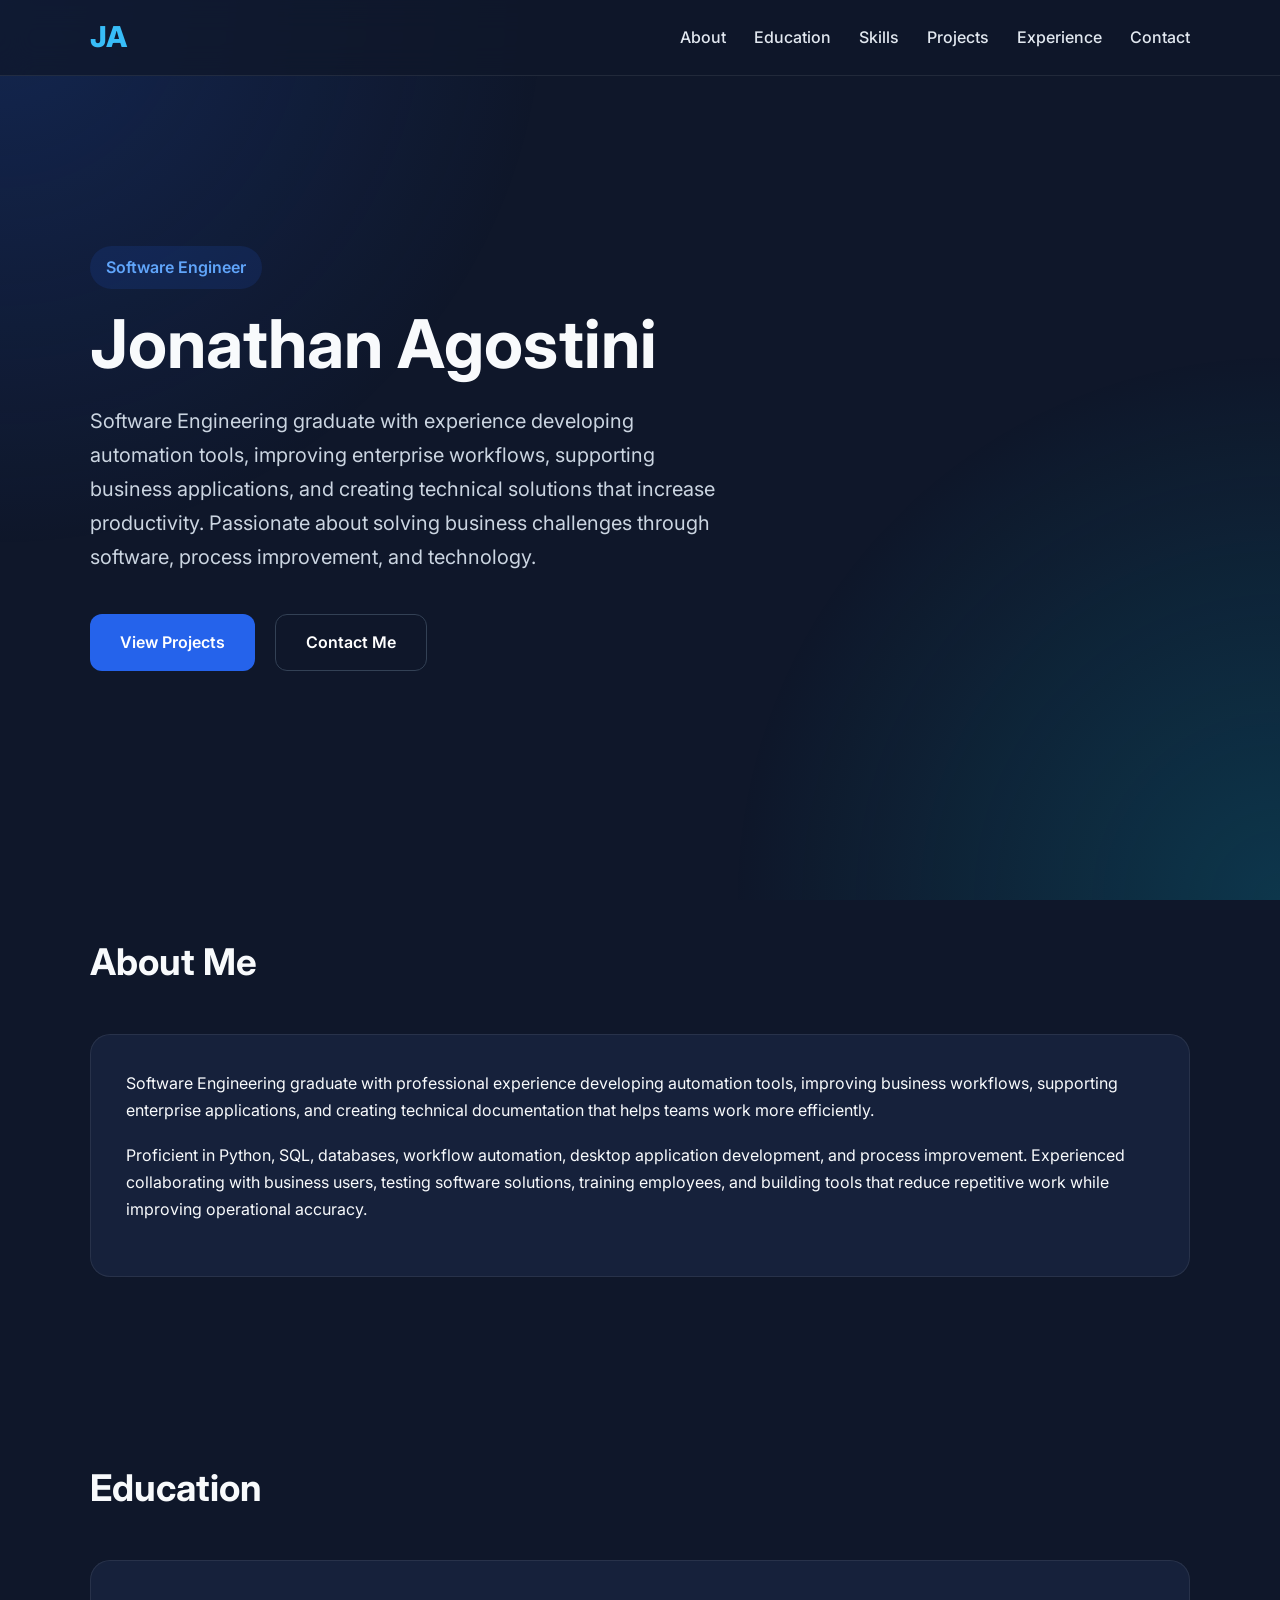
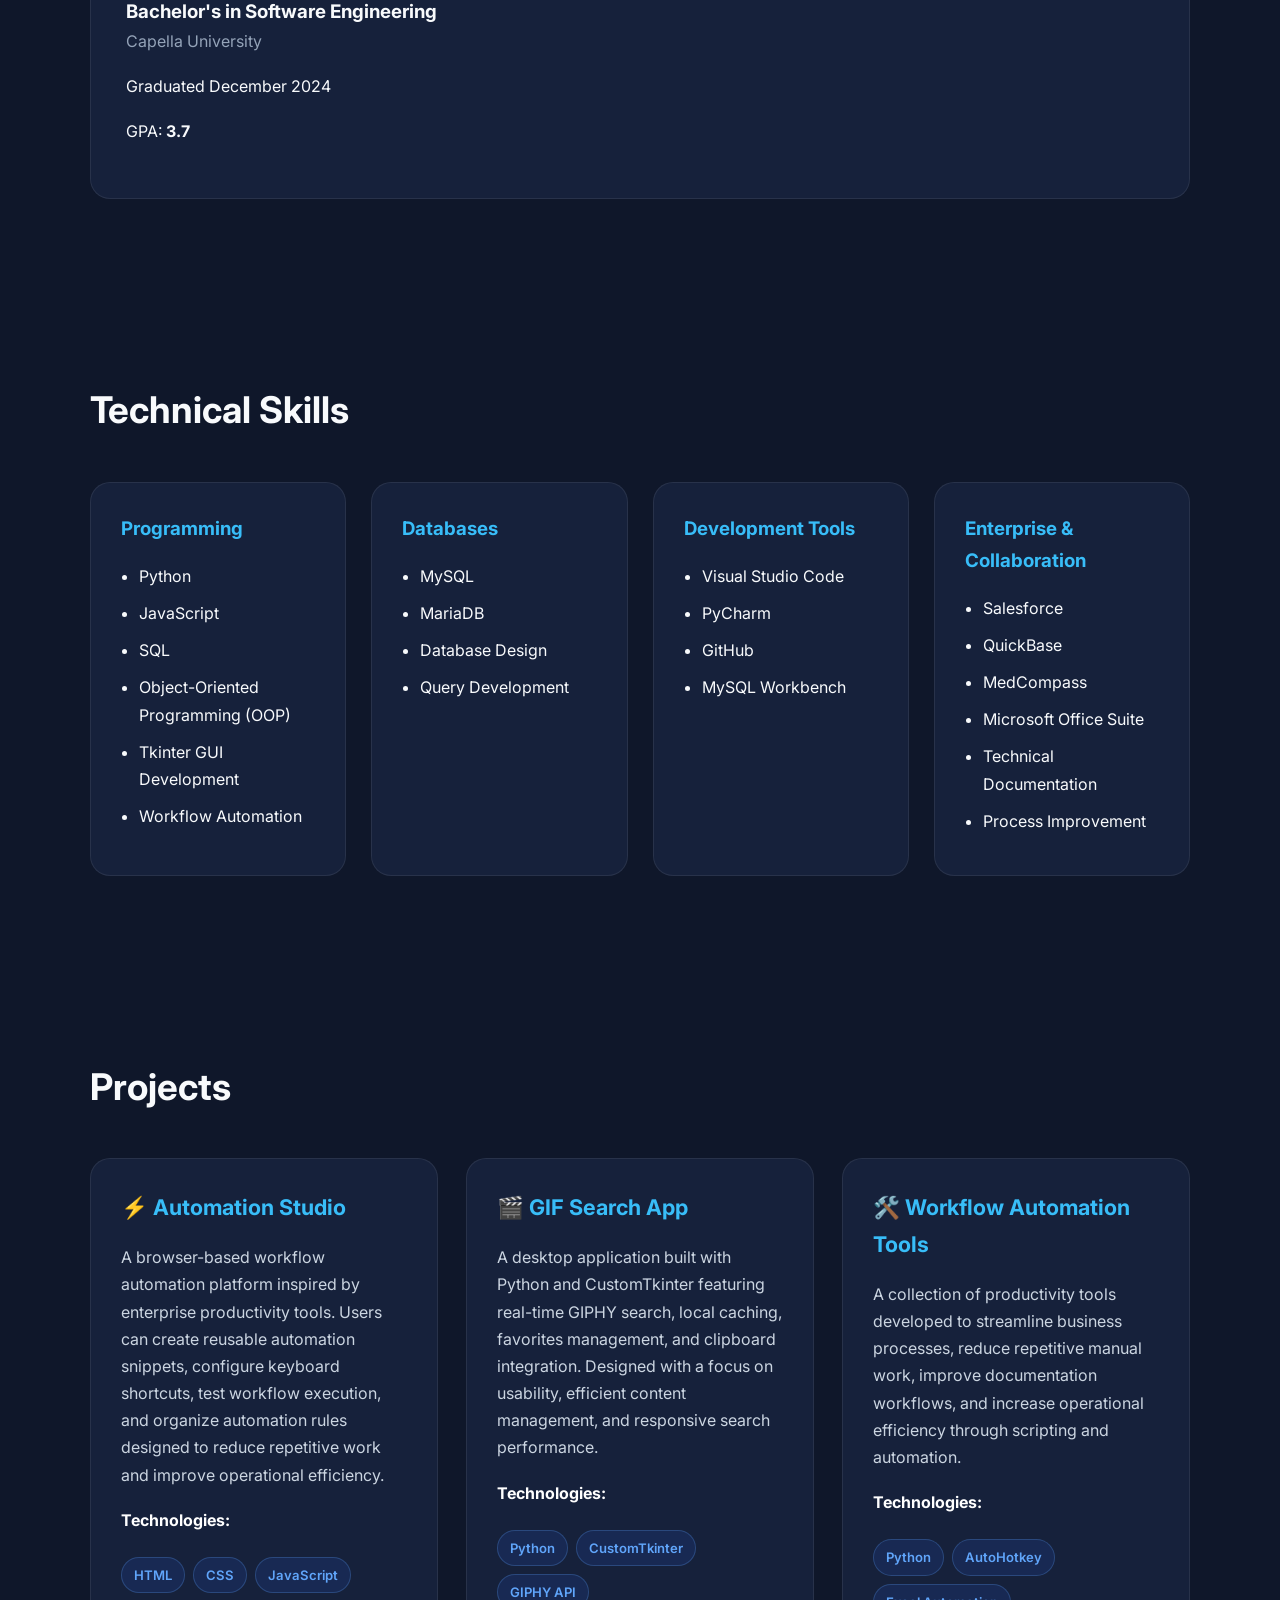
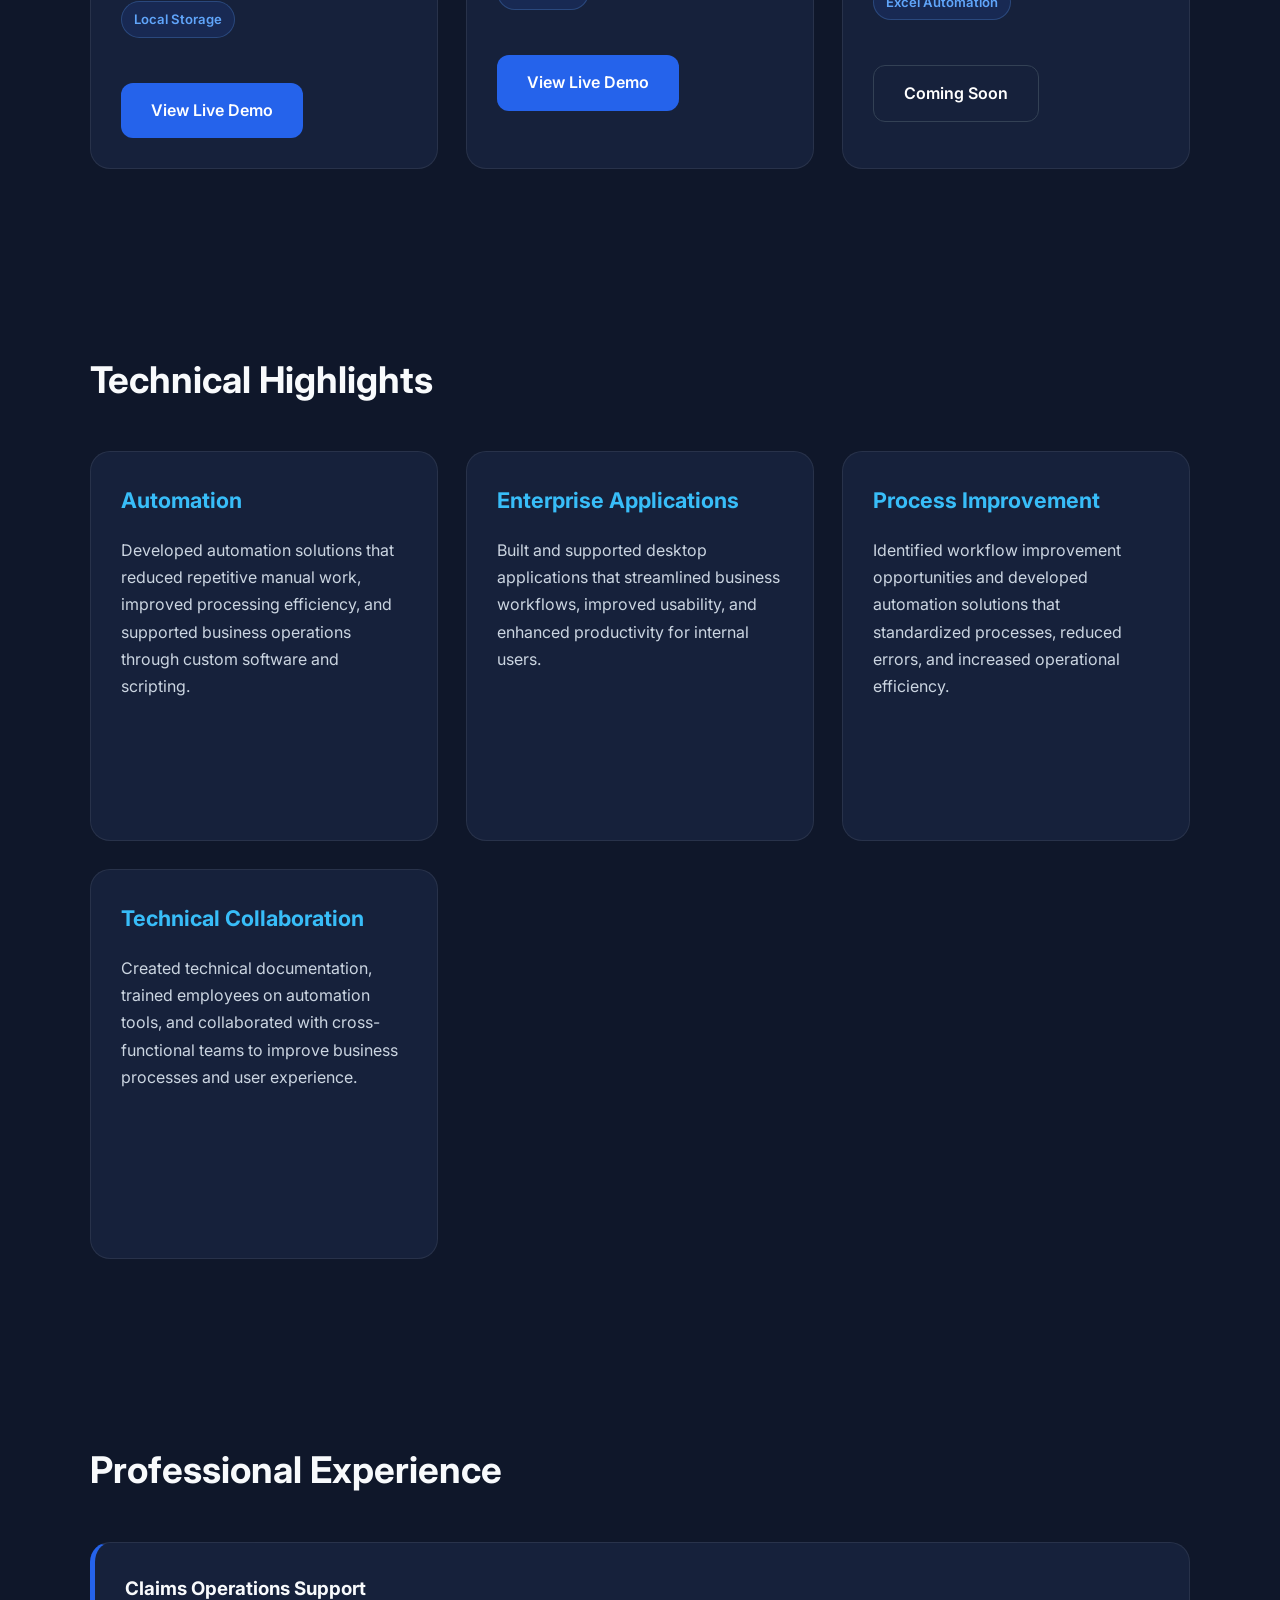
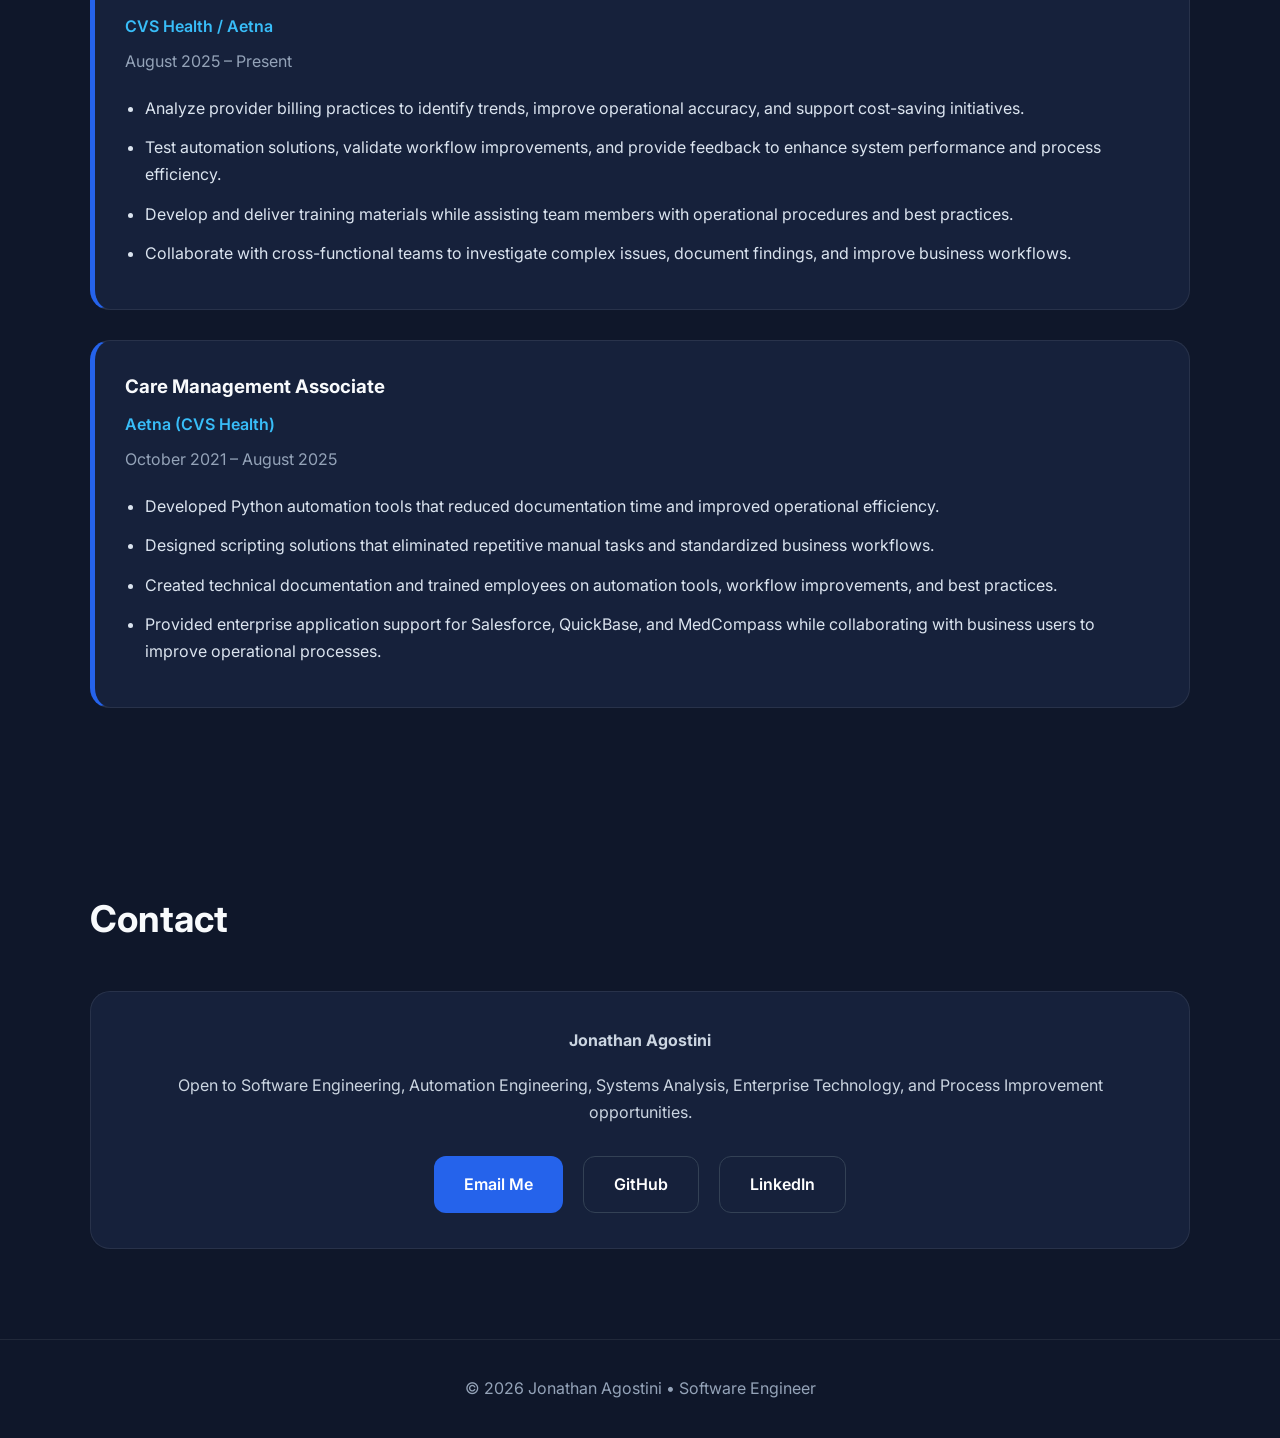
<file: index.html>
<!DOCTYPE html>
<html lang="en">

<head>

<meta charset="UTF-8">
<meta name="viewport" content="width=device-width, initial-scale=1.0">

<title>Jonathan Agostini | Software Engineer</title>

<meta name="description" content="Jonathan Agostini - Software Engineer specializing in Python automation, workflow optimization, enterprise applications, technical documentation, and software development.">

<link rel="stylesheet" href="style.css">

<link rel="preconnect" href="https://fonts.googleapis.com">
<link rel="preconnect" href="https://fonts.gstatic.com" crossorigin>

<link href="https://fonts.googleapis.com/css2?family=Inter:wght@300;400;500;600;700;800&display=swap" rel="stylesheet">

</head>


<body>


<header class="navbar">

<div class="container">

<h2 class="logo">
JA
</h2>


<nav>

<a href="#about">About</a>
<a href="#education">Education</a>
<a href="#skills">Skills</a>
<a href="#projects">Projects</a>
<a href="#experience">Experience</a>
<a href="#contact">Contact</a>

</nav>


</div>

</header>



<section class="hero">

<div class="container hero-content">


<div class="hero-text">


<p class="tag">
Software Engineer
</p>


<h1>
Jonathan Agostini
</h1>


<p class="subtitle">

Software Engineering graduate with experience developing
automation tools, improving enterprise workflows,
supporting business applications, and creating technical
solutions that increase productivity. Passionate about
solving business challenges through software,
process improvement, and technology.

</p>



<div class="hero-buttons">


<a href="#projects" class="btn primary">
View Projects
</a>


<a href="#contact" class="btn secondary">
Contact Me
</a>


</div>


</div>


</div>


</section>





<section id="about" class="section">


<div class="container">


<h2>
About Me
</h2>



<div class="card">


<p>

Software Engineering graduate with professional experience
developing automation tools, improving business workflows,
supporting enterprise applications, and creating technical
documentation that helps teams work more efficiently.

</p>



<p>

Proficient in Python, SQL, databases, workflow automation,
desktop application development, and process improvement.
Experienced collaborating with business users, testing
software solutions, training employees, and building tools
that reduce repetitive work while improving operational
accuracy.

</p>


</div>


</div>


</section>





<section id="education" class="section">


<div class="container">


<h2>
Education
</h2>



<div class="card">


<h3>
Bachelor's in Software Engineering
</h3>


<p class="muted">
Capella University
</p>


<p>
Graduated December 2024
</p>


<p>
GPA: <strong>3.7</strong>
</p>


</div>


</div>


</section>

<section id="skills" class="section">


<div class="container">


<h2>
Technical Skills
</h2>


<div class="skills-grid">


<div class="skill-card">

<h3>
Programming
</h3>


<ul>

<li>Python</li>
<li>JavaScript</li>
<li>SQL</li>
<li>Object-Oriented Programming (OOP)</li>
<li>Tkinter GUI Development</li>
<li>Workflow Automation</li>

</ul>


</div>



<div class="skill-card">

<h3>
Databases
</h3>


<ul>

<li>MySQL</li>
<li>MariaDB</li>
<li>Database Design</li>
<li>Query Development</li>

</ul>


</div>





<div class="skill-card">

<h3>
Development Tools
</h3>


<ul>

<li>Visual Studio Code</li>
<li>PyCharm</li>
<li>GitHub</li>
<li>MySQL Workbench</li>

</ul>


</div>





<div class="skill-card">

<h3>
Enterprise & Collaboration
</h3>


<ul>

<li>Salesforce</li>
<li>QuickBase</li>
<li>MedCompass</li>
<li>Microsoft Office Suite</li>
<li>Technical Documentation</li>
<li>Process Improvement</li>

</ul>


</div>


</div>


</div>


</section>





<section id="projects" class="section">


<div class="container">


<h2>
Projects
</h2>



<div class="highlight-grid">



<div class="highlight">


<h3>
⚡ Automation Studio
</h3>


<p>

A browser-based workflow automation platform inspired by
enterprise productivity tools. Users can create reusable
automation snippets, configure keyboard shortcuts, test
workflow execution, and organize automation rules designed
to reduce repetitive work and improve operational efficiency.

</p>


<p>
<strong>
Technologies:
</strong>
</p>


<div class="tech-list">

<span>HTML</span>
<span>CSS</span>
<span>JavaScript</span>
<span>Local Storage</span>

</div>



<a
href="automation-studio/index.html"
class="btn primary">

View Live Demo

</a>


</div>





<div class="highlight">


<h3>
🎬 GIF Search App
</h3>


<p>

A desktop application built with Python and CustomTkinter
featuring real-time GIPHY search, local caching, favorites
management, and clipboard integration. Designed with a focus
on usability, efficient content management, and responsive
search performance.

</p>


<p>
<strong>
Technologies:
</strong>
</p>


<div class="tech-list">

<span>Python</span>
<span>CustomTkinter</span>
<span>GIPHY API</span>

</div>



<a
href="gif-search-app/index.html"
class="btn primary">

View Live Demo

</a>


</div>





<div class="highlight">


<h3>
🛠️ Workflow Automation Tools
</h3>


<p>

A collection of productivity tools developed to streamline
business processes, reduce repetitive manual work, improve
documentation workflows, and increase operational efficiency
through scripting and automation.

</p>



<p>
<strong>
Technologies:
</strong>
</p>


<div class="tech-list">

<span>Python</span>
<span>AutoHotkey</span>
<span>Excel Automation</span>

</div>



<a
href="#"
class="btn secondary">

Coming Soon

</a>


</div>



</div>


</div>


</section>

<section id="highlights" class="section">


<div class="container">


<h2>
Technical Highlights
</h2>



<div class="highlight-grid">


<div class="highlight">


<h3>
Automation
</h3>


<p>

Developed automation solutions that reduced repetitive
manual work, improved processing efficiency, and supported
business operations through custom software and scripting.

</p>


</div>




<div class="highlight">


<h3>
Enterprise Applications
</h3>


<p>

Built and supported desktop applications that streamlined
business workflows, improved usability, and enhanced
productivity for internal users.

</p>


</div>




<div class="highlight">


<h3>
Process Improvement
</h3>


<p>

Identified workflow improvement opportunities and developed
automation solutions that standardized processes, reduced
errors, and increased operational efficiency.

</p>


</div>




<div class="highlight">


<h3>
Technical Collaboration
</h3>


<p>

Created technical documentation, trained employees on
automation tools, and collaborated with cross-functional
teams to improve business processes and user experience.

</p>


</div>


</div>


</div>


</section>





<section id="experience" class="section">


<div class="container">


<h2>
Professional Experience
</h2>



<div class="timeline">



<div class="timeline-item">


<h3>
Claims Operations Support
</h3>


<span class="company">
CVS Health / Aetna
</span>


<span class="date">
August 2025 – Present
</span>



<ul>


<li>
Analyze provider billing practices to identify trends,
improve operational accuracy, and support cost-saving
initiatives.
</li>


<li>
Test automation solutions, validate workflow improvements,
and provide feedback to enhance system performance and
process efficiency.
</li>


<li>
Develop and deliver training materials while assisting
team members with operational procedures and best
practices.
</li>


<li>
Collaborate with cross-functional teams to investigate
complex issues, document findings, and improve business
workflows.
</li>


</ul>


</div>







<div class="timeline-item">


<h3>
Care Management Associate
</h3>


<span class="company">
Aetna (CVS Health)
</span>


<span class="date">
October 2021 – August 2025
</span>



<ul>


<li>
Developed Python automation tools that reduced documentation
time and improved operational efficiency.
</li>


<li>
Designed scripting solutions that eliminated repetitive
manual tasks and standardized business workflows.
</li>


<li>
Created technical documentation and trained employees on
automation tools, workflow improvements, and best
practices.
</li>


<li>
Provided enterprise application support for Salesforce,
QuickBase, and MedCompass while collaborating with business
users to improve operational processes.
</li>


</ul>


</div>



</div>


</div>


</section>






<section id="contact" class="section">


<div class="container">


<h2>
Contact
</h2>



<div class="card contact-card">


<p>

<strong>
Jonathan Agostini
</strong>

</p>



<p>
Open to Software Engineering, Automation Engineering,
Systems Analysis, Enterprise Technology, and Process
Improvement opportunities.
</p>



<div class="contact-buttons">



<a
href="mailto:agos******@example.com"
class="btn primary">

Email Me

</a>




<a
href="https://github.com/JAgostini96"
class="btn secondary"
target="_blank">

GitHub

</a>




<a
href="https://linkedin.com/"
class="btn secondary"
target="_blank">

LinkedIn

</a>



</div>


</div>


</div>


</section>







<footer>


<div class="container">


<p>

© 2026 Jonathan Agostini • Software Engineer

</p>


</div>


</footer>





<script src="script.js"></script>



</body>

</html>
</file>
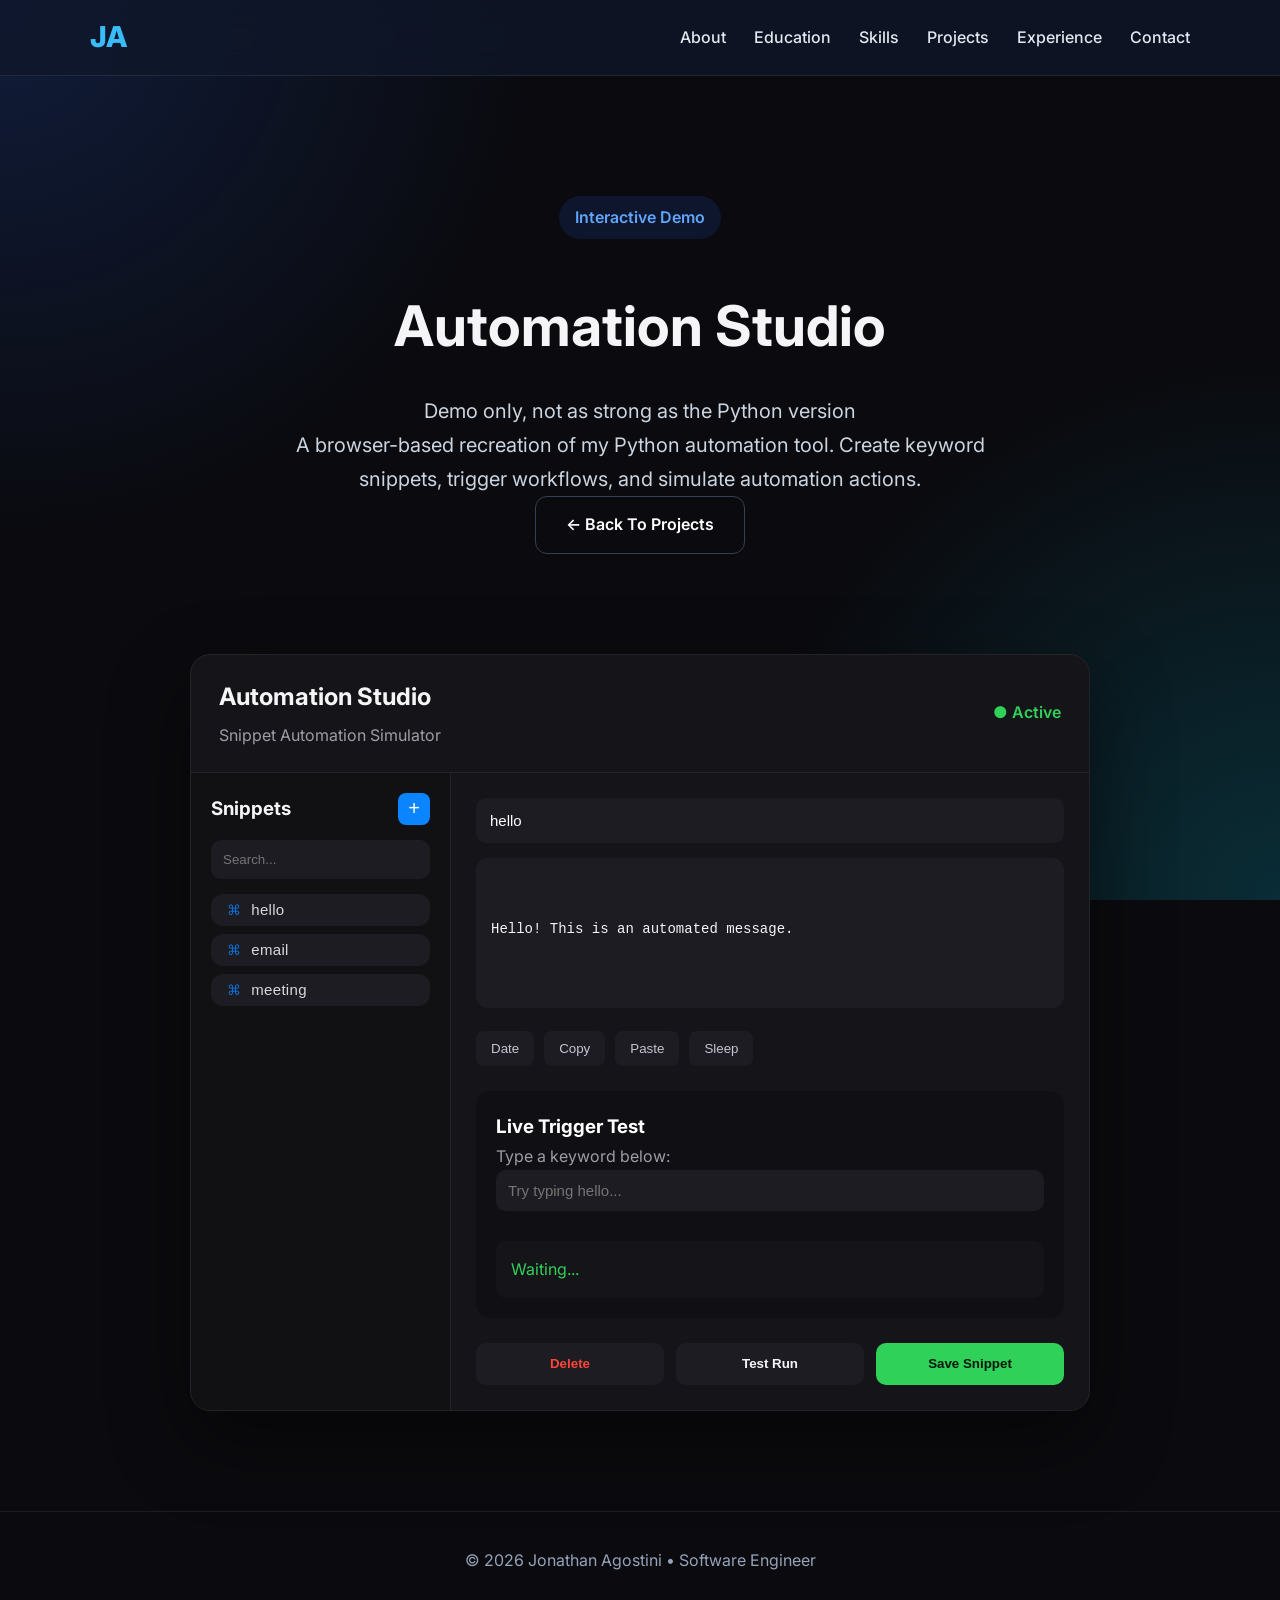
<file: automation-studio/index.html>
<!DOCTYPE html>

<html lang="en">

<head>

<meta charset="UTF-8">

<meta name="viewport" content="width=device-width, initial-scale=1.0">



<title>Automation Studio Demo | Jonathan Agostini</title>



<link rel="stylesheet" href="../style.css">

<link rel="stylesheet" href="style.css">



<link rel="preconnect" href="https://fonts.googleapis.com">

<link href="https://fonts.googleapis.com/css2?family=Inter:wght@300;400;500;600;700;800&display=swap" rel="stylesheet">



</head>





<body>





<header class="navbar">



<div class="container">



<h2 class="logo">

JA

</h2>





<nav>

<a href="../index.html#about">
About
</a>

<a href="../index.html#education">
Education
</a>

<a href="../index.html#skills">
Skills
</a>

<a href="../index.html#projects">
Projects
</a>

<a href="../index.html#experience">
Experience
</a>

<a href="../index.html#contact">
Contact
</a>

</nav>





</div>



</header>











<section class="demo-header">





<div class="container">





<p class="tag">

Interactive Demo

</p>





<h1>

Automation Studio

</h1>





<p class="subtitle">


Demo only, not as strong as the Python version <br>
A browser-based recreation of my Python automation tool.

Create keyword snippets, trigger workflows, and simulate automation actions.





</p>





<a href="../index.html#projects" class="btn secondary">

← Back To Projects

</a>





</div>





</section>













<section class="demo-section">





<div class="automation-window">





<div class="window-header">





<div>



<h2>

Automation Studio

</h2>



<p>

Snippet Automation Simulator

</p>



</div>







<div class="status">



<span id="statusDot">

●

</span>



<span id="statusText">

Active

</span>



</div>





</div>













<div class="studio-body">







<!-- SIDEBAR -->



<div class="sidebar">





<div class="sidebar-title">



<h3>

Snippets

</h3>



<button onclick="newSnippet()">

+

</button>





</div>







<input 

id="search"

placeholder="Search..."

onkeyup="searchSnippets()"

>







<div id="snippetList">





<button onclick="loadSnippet('hello')">

hello

</button>





<button onclick="loadSnippet('email')">

email

</button>





<button onclick="loadSnippet('meeting')">

meeting

</button>







</div>





</div>















<!-- EDITOR -->





<div class="editor">





<input 

id="keyword"

placeholder="Enter Keyword..."

value="hello"

>





<textarea id="script">



Hello! This is an automated message.



</textarea>









<div class="actions">





<button onclick="insertCommand('{date}')">

Date

</button>





<button onclick="insertCommand('{ctrl+c}')">

Copy

</button>





<button onclick="insertCommand('{ctrl+v}')">

Paste

</button>





<button onclick="insertCommand('{sleep:1}')">

Sleep

</button>





</div>











<div class="preview">





<h3>

Live Trigger Test

</h3>





<p>

Type a keyword below:

</p>





<input 

id="triggerBox"

placeholder="Try typing hello..."

onkeyup="checkTrigger()"

>





<div id="result">



Waiting...



</div>





</div>















<div class="buttons">





<button 
class="delete"
onclick="deleteSnippet()">

Delete

</button>





<button onclick="testRun()">

Test Run

</button>





<button class="save"

onclick="saveSnippet()">

Save Snippet

</button>





</div>









</div>





</div>





</div>







</section>















<footer>





<div class="container">





<p>

© 2026 Jonathan Agostini • Software Engineer

</p>





</div>





</footer>









<script src="script.js"></script>



</body>



</html>
</file>
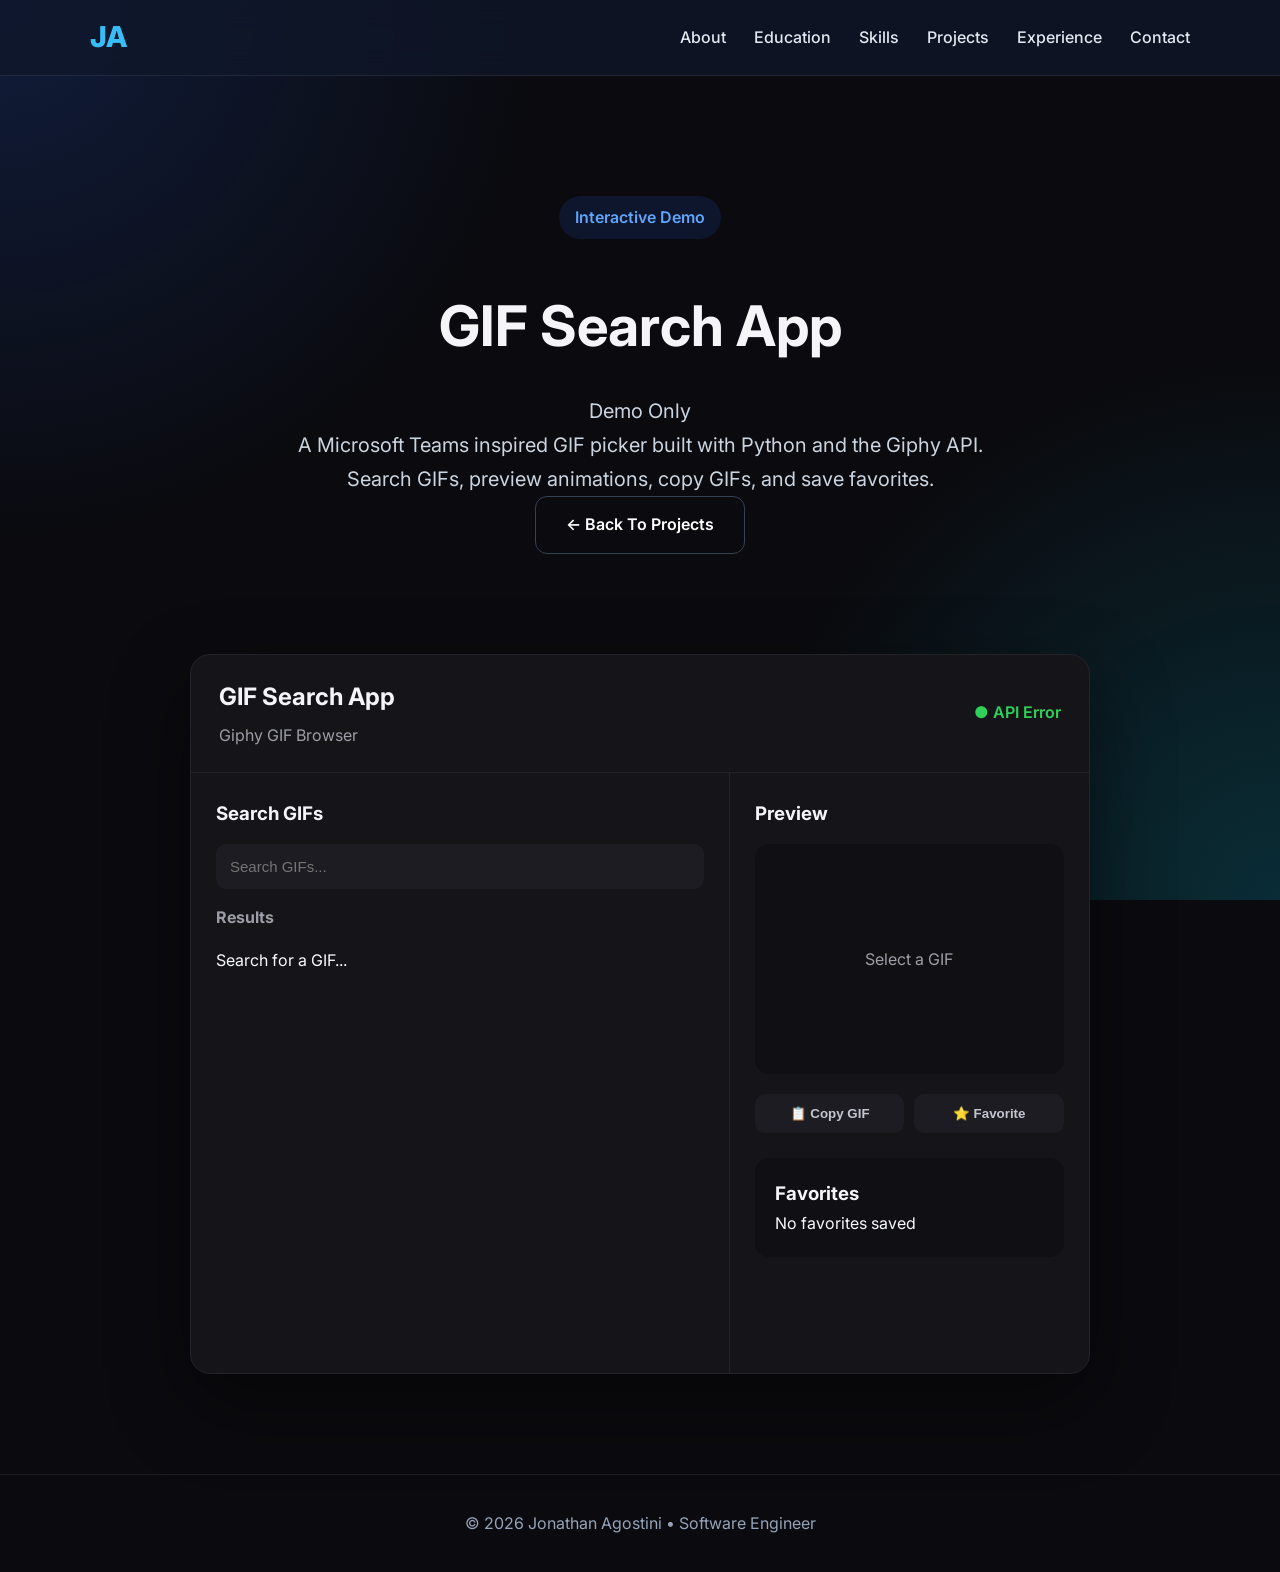
<file: gif-search-app/index.html>
<!DOCTYPE html>

<html lang="en">

<head>

<meta charset="UTF-8">

<meta name="viewport" content="width=device-width, initial-scale=1.0">


<title>GIF Search App Demo | Jonathan Agostini</title>


<link rel="stylesheet" href="../style.css">

<link rel="stylesheet" href="style.css">


<link rel="preconnect" href="https://fonts.googleapis.com">

<link href="https://fonts.googleapis.com/css2?family=Inter:wght@300;400;500;600;700;800&display=swap" rel="stylesheet">


</head>



<body>



<header class="navbar">


<div class="container">


<h2 class="logo">

JA

</h2>



<nav>

<a href="../index.html#about">
About
</a>

<a href="../index.html#education">
Education
</a>

<a href="../index.html#skills">
Skills
</a>

<a href="../index.html#projects">
Projects
</a>

<a href="../index.html#experience">
Experience
</a>

<a href="../index.html#contact">
Contact
</a>

</nav>


</div>


</header>







<section class="demo-header">


<div class="container">


<p class="tag">

Interactive Demo

</p>



<h1>

GIF Search App

</h1>



<p class="subtitle">
Demo Only<br>
A Microsoft Teams inspired GIF picker built with Python and the Giphy API.

Search GIFs, preview animations, copy GIFs, and save favorites.

</p>



<a href="../index.html#projects" class="btn secondary">

← Back To Projects

</a>


</div>


</section>









<section class="demo-section">


<div class="gif-window">





<div class="window-header">


<div>


<h2>

GIF Search App

</h2>


<p>

Giphy GIF Browser

</p>


</div>





<div class="status">


<span id="statusDot">

●

</span>


<span id="statusText">

Connected

</span>


</div>


</div>









<div class="gif-body">





<!-- LEFT SIDE SEARCH -->

<div class="search-panel">


<h3>

Search GIFs

</h3>




<input

type="text"

id="gifSearch"

placeholder="Search GIFs..."

>







<!-- THIS IS WHERE SEARCH RESULTS APPEAR -->

<div class="gif-results-container">


<h4>

Results

</h4>


<div id="gifResults" class="gif-grid">


<p>

Search for a GIF...

</p>


</div>


</div>



</div>









<!-- RIGHT SIDE PREVIEW -->


<div class="preview-panel">


<h3>

Preview

</h3>





<div id="selectedGif" class="selected-gif">


<p>

Select a GIF

</p>


</div>







<div class="actions">


<button onclick="copyGif()">

📋 Copy GIF

</button>



<button onclick="favoriteGif()">

⭐ Favorite

</button>


</div>







<div class="preview favorites">


<h3>

Favorites

</h3>



<div id="favoritesList">


<p>

No favorites saved

</p>


</div>



</div>




</div>







</div>






</div>


</section>








<footer>


<div class="container">


<p>

© 2026 Jonathan Agostini • Software Engineer

</p>


</div>


</footer>








<script src="script.js"></script>


</body>


</html>
</file>
<file: style.css>
/* ===========================
   Jonathan Agostini Portfolio
   style.css
=========================== */


/* ===========================
   Reset
=========================== */

*{
    margin:0;
    padding:0;
    box-sizing:border-box;
}


html{
    scroll-behavior:smooth;
}


body{

    font-family:'Inter',sans-serif;

    background:#0f172a;

    color:#f8fafc;

    line-height:1.7;

    overflow-x:hidden;

}



/* ===========================
   Background Glow
=========================== */


body::before{

    content:"";

    position:fixed;

    inset:0;

    background:
        radial-gradient(circle at top left,#2563eb33,transparent 35%),
        radial-gradient(circle at bottom right,#06b6d433,transparent 35%);

    z-index:-1;

}



/* ===========================
   Container
=========================== */


.container{

    width:min(1100px,90%);

    margin:auto;

}



/* ===========================
   Navigation
=========================== */


.navbar{

    position:sticky;

    top:0;

    z-index:1000;

    backdrop-filter:blur(15px);

    background:rgba(15,23,42,.75);

    border-bottom:1px solid rgba(255,255,255,.08);

}



.navbar .container{

    display:flex;

    justify-content:space-between;

    align-items:center;

    height:75px;

}



.logo{

    color:#38bdf8;

    font-size:1.8rem;

    font-weight:800;

}



nav{

    display:flex;

    gap:28px;

}



nav a{

    text-decoration:none;

    color:#e2e8f0;

    font-weight:500;

    transition:.3s;

}



nav a:hover,
nav a.active{

    color:#38bdf8;

}



/* ===========================
   Hero Section
=========================== */


.hero{

    min-height:85vh;

    display:flex;

    align-items:center;

}



.hero-content{

    display:flex;

    align-items:center;

}



.hero-text{

    max-width:750px;

}



.tag{

    display:inline-block;

    background:#2563eb22;

    color:#60a5fa;

    padding:8px 16px;

    border-radius:999px;

    font-weight:600;

    margin-bottom:20px;

}



.hero h1{

    font-size:4.2rem;

    line-height:1.05;

    margin-bottom:25px;

}



.subtitle{

    color:#cbd5e1;

    font-size:1.25rem;

    margin-bottom:40px;

    max-width:650px;

}



.hero-buttons{

    display:flex;

    gap:20px;

    flex-wrap:wrap;

}



/* ===========================
   Buttons
=========================== */


.btn{

    position:relative;

    overflow:hidden;

    display:inline-flex;

    align-items:center;

    justify-content:center;

    text-decoration:none;

    padding:14px 30px;

    border-radius:12px;

    font-weight:600;

    transition:.3s;

}



.primary{

    background:#2563eb;

    color:white;

}



.primary:hover{

    transform:translateY(-3px);

    background:#3b82f6;

    box-shadow:0 10px 25px rgba(37,99,235,.45);

}



.secondary{

    border:1px solid #334155;

    color:white;

}



.secondary:hover{

    background:#1e293b;

    transform:translateY(-3px);

}



/* ===========================
   Sections
=========================== */


.section{

    padding:90px 0;

}



.section h2{

    font-size:2.3rem;

    margin-bottom:40px;

}



/* ===========================
   Cards
=========================== */


.card,
.skill-card,
.highlight,
.timeline-item{

    background:#16213b;

    border:1px solid rgba(255,255,255,.08);

    border-radius:20px;

    transition:.35s;

}



.card:hover,
.skill-card:hover,
.highlight:hover,
.timeline-item:hover{

    transform:translateY(-6px);

    border-color:#2563eb;

    box-shadow:0 15px 35px rgba(37,99,235,.15);

}



/* ===========================
   About Card
=========================== */


.card{

    padding:35px;

    backdrop-filter:blur(20px);

}



.card p{

    margin-bottom:18px;

}



.muted{

    color:#94a3b8;

}



/* ===========================
   Skills
=========================== */


.skills-grid{

    display:grid;

    grid-template-columns:repeat(auto-fit,minmax(240px,1fr));

    gap:25px;

}



.skill-card{

    padding:30px;

}



.skill-card h3{

    color:#38bdf8;

    margin-bottom:18px;

}



.skill-card ul{

    padding-left:18px;

}



.skill-card li{

    margin-bottom:10px;

}

/* ===========================
   Projects / Highlights
=========================== */


.highlight-grid{

    display:grid;

    grid-template-columns:repeat(auto-fit,minmax(300px,1fr));

    gap:28px;

    align-items:stretch;

}



.highlight{

    display:flex;

    flex-direction:column;

    padding:30px;

    min-height:390px;

}



/* Project Titles */


.highlight h3{

    color:#38bdf8;

    margin-bottom:18px;

    font-size:1.35rem;

}



/* Project Text */


.highlight p{

    color:#cbd5e1;

    margin-bottom:18px;

}



.highlight strong{

    color:white;

}



/* ===========================
   Technology Badges
=========================== */


.tech-list{

    display:flex;

    flex-wrap:wrap;

    gap:8px;

    margin-top:5px;

    margin-bottom:25px;

}



.tech-list span{

    background:#2563eb22;

    color:#60a5fa;

    padding:6px 12px;

    border-radius:999px;

    font-size:.82rem;

    font-weight:600;

    border:1px solid rgba(96,165,250,.25);

}



/* ===========================
   Project Buttons Fix
=========================== */


.highlight .btn{

    margin-top:20px;

    align-self:flex-start;

}



.highlight .btn.primary{

    min-width:165px;

}



/* ===========================
   Timeline
=========================== */


.timeline{

    display:flex;

    flex-direction:column;

    gap:30px;

}



.timeline-item{

    padding:30px;

    border-left:5px solid #2563eb;

}



.timeline-item h3{

    margin-bottom:5px;

}



.company{

    display:block;

    color:#38bdf8;

    font-weight:600;

    margin-top:8px;

}



.date{

    display:block;

    color:#94a3b8;

    margin:8px 0 20px;

}



.timeline ul{

    padding-left:20px;

}



.timeline li{

    margin-bottom:12px;

    color:#dbe4ef;

}



/* ===========================
   Contact
=========================== */


.contact-card{

    text-align:center;

}



.contact-card p{

    color:#cbd5e1;

    margin-bottom:18px;

}



.contact-buttons{

    margin-top:30px;

    display:flex;

    justify-content:center;

    gap:20px;

    flex-wrap:wrap;

}



/* ===========================
   Footer
=========================== */


footer{

    border-top:1px solid rgba(255,255,255,.08);

    padding:35px 20px;

    text-align:center;

    color:#94a3b8;

}



/* ===========================
   Scrollbar
=========================== */


::-webkit-scrollbar{

    width:10px;

}



::-webkit-scrollbar-track{

    background:#0f172a;

}



::-webkit-scrollbar-thumb{

    background:#2563eb;

    border-radius:10px;

}



::-webkit-scrollbar-thumb:hover{

    background:#3b82f6;

}



/* ===========================
   Scroll Animations
=========================== */


.hidden{

    opacity:0;

    transform:translateY(40px);

    transition:

        opacity .8s ease,

        transform .8s ease;

}



.show{

    opacity:1;

    transform:translateY(0);

}



/* ===========================
   Button Ripple
=========================== */


.ripple{

    position:absolute;

    border-radius:50%;

    transform:scale(0);

    animation:ripple .6s linear;

    background:rgba(255,255,255,.35);

    pointer-events:none;

}



@keyframes ripple{


    to{

        transform:scale(4);

        opacity:0;

    }

}



/* ===========================
   Scroll To Top
=========================== */


.scroll-top{

    position:fixed;

    bottom:25px;

    right:25px;

    width:48px;

    height:48px;

    border:none;

    border-radius:50%;

    background:#2563eb;

    color:white;

    font-size:22px;

    cursor:pointer;

    opacity:0;

    pointer-events:none;

    transition:.3s;

    z-index:999;

}



.scroll-top.visible{

    opacity:1;

    pointer-events:auto;

}



.scroll-top:hover{

    background:#3b82f6;

    transform:translateY(-4px);

}

/* ===========================
   Responsive Tablet
=========================== */


@media(max-width:900px){


    .hero h1{

        font-size:3rem;

    }



    .subtitle{

        font-size:1.1rem;

    }



    nav{

        gap:16px;

    }



    .highlight-grid{

        grid-template-columns:1fr;

    }


}



/* ===========================
   Responsive Mobile
=========================== */


@media(max-width:700px){


    .navbar .container{


        flex-direction:column;


        height:auto;


        padding:18px 0;


        gap:15px;


    }



    nav{


        flex-wrap:wrap;


        justify-content:center;


        gap:15px;


    }



    .hero{


        min-height:70vh;


        text-align:center;


    }



    .hero-content{


        justify-content:center;


    }



    .hero-buttons{


        justify-content:center;


    }



    .hero h1{


        font-size:2.5rem;


    }



    .subtitle{


        font-size:1rem;


    }



    .section{


        padding:70px 0;


    }



    .section h2{


        font-size:2rem;


    }



    .btn{


        width:100%;


        max-width:320px;


    }



    .contact-buttons{


        flex-direction:column;


        align-items:center;


    }



    .card,
    .skill-card,
    .highlight,
    .timeline-item{


        padding:24px;


    }



    .highlight{


        min-height:auto;


    }


}



/* ===========================
   Small Phones
=========================== */


@media(max-width:480px){


    .container{

        width:92%;

    }



    .hero h1{

        font-size:2.1rem;

    }



    .logo{

        font-size:1.5rem;

    }



    nav a{

        font-size:.9rem;

    }



    .section h2{

        font-size:1.8rem;

    }



    .scroll-top{

        width:42px;

        height:42px;

        font-size:18px;

        right:18px;

        bottom:18px;

    }


}
</file>
<file: automation-studio/style.css>
/* ===================================

   AUTOMATION STUDIO DEMO PAGE

   =================================== */





body {

    background: #0b0b0f;

}









/* HEADER */



.demo-header {

    padding: 120px 0 60px;

    text-align: center;

}





.demo-header h1 {

    font-size: 56px;

    margin: 20px 0;

    color: #f5f5f7;

}





.demo-header .subtitle {

    max-width: 700px;

    margin: auto;

}











/* DEMO SECTION */



.demo-section {



    padding: 40px 0 100px;



}











/* MAIN APP WINDOW */



.automation-window {



    width: 900px;

    max-width: 95%;



    margin:auto;



    background:#151519;



    border:1px solid #232329;



    border-radius:20px;



    overflow:hidden;



    box-shadow:

    0 30px 80px rgba(0,0,0,.45);



}















/* WINDOW HEADER */



.window-header {



    display:flex;



    justify-content:space-between;



    align-items:center;



    padding:22px 28px;



    border-bottom:1px solid #232329;



}







.window-header h2 {



    color:#f5f5f7;



    margin:0;



}







.window-header p {



    color:#9d9da7;



    margin-top:5px;



}











.status {



    color:#30d158;



    font-weight:600;



}





#statusDot {



    color:#30d158;



}











/* APP BODY */



.studio-body {



    display:flex;



    min-height:500px;



}











/* SIDEBAR */



.sidebar {



    width:260px;



    background:#111114;



    border-right:1px solid #232329;



    padding:20px;



}











.sidebar-title {



    display:flex;



    justify-content:space-between;



    align-items:center;



}







.sidebar h3 {



    color:#f5f5f7;



}







.sidebar button {



    background:#0a84ff;



    border:none;



    color:white;



    width:32px;



    height:32px;



    border-radius:8px;



    cursor:pointer;



    font-size:20px;



}









.sidebar input {



    width:100%;



    box-sizing:border-box;



    margin:15px 0;



    padding:12px;



    background:#1c1c22;



    border:none;



    border-radius:10px;



    color:white;



}











/* ==========================
   SNIPPET BUTTONS
========================== */


#snippetList button {


    width:100%;

    text-align:left;


    margin-bottom:8px;


    background:#1c1c22;


    color:#d8d8e0;


    border:1px solid transparent;


    padding:13px 15px;


    border-radius:12px;


    cursor:pointer;


    font-size:15px;


    font-weight:500;


    letter-spacing:.3px;


    transition:.25s;


    display:flex;


    align-items:center;


}



/* small icon before snippet name */

#snippetList button::before{


    content:"⌘";


    margin-right:10px;


    color:#0a84ff;


    font-size:14px;


    opacity:.8;


}



#snippetList button:hover{


    background:#25252d;


    border-color:#0a84ff;


    color:white;


    transform:translateX(4px);


}



/* selected snippet */


#snippetList button.selected{


    background:#0a84ff !important;


    color:white !important;


    border-color:#0a84ff;


    box-shadow:

    0 8px 20px rgba(10,132,255,.25);


}



/* selected icon */


#snippetList button.selected::before{


    color:white;


}
















/* EDITOR */



.editor {



    flex:1;



    padding:25px;



}









.editor input {





    width:100%;



    box-sizing:border-box;



    padding:14px;



    background:#1c1c22;



    color:white;



    border:none;



    border-radius:10px;



    margin-bottom:15px;



    font-size:15px;



}









textarea {





    width:100%;



    height:150px;



    box-sizing:border-box;



    resize:none;



    background:#1c1c22;



    color:#f5f5f7;



    border:none;



    border-radius:12px;



    padding:15px;



    font-family:monospace;



    font-size:14px;



}











/* ACTION BUTTONS */





.actions {



    display:flex;



    gap:10px;



    margin-top:15px;



    flex-wrap:wrap;



}







.actions button {





    background:#1c1c22;



    border:none;



    color:#c5c5d1;



    padding:10px 15px;



    border-radius:8px;



    cursor:pointer;



}







.actions button:hover {



    background:#0a84ff;



    color:white;



}

















/* TEST AREA */





.preview {





    margin-top:25px;



    background:#101014;



    border-radius:14px;



    padding:20px;



}







.preview h3 {



    color:white;



}







.preview p {



    color:#9d9da7;



}









.preview input {





    width:100%;



    box-sizing:border-box;



    padding:12px;



    background:#1c1c22;



    border:none;



    border-radius:10px;



    color:white;



}











#result {





    margin-top:15px;



    padding:15px;



    border-radius:10px;



    background:#151519;



    color:#30d158;



    min-height:20px;



}



















/* BOTTOM BUTTONS */





.buttons {



    display:flex;



    gap:12px;



    margin-top:25px;



}







.buttons button {





    flex:1;



    height:42px;



    border:none;



    border-radius:10px;



    cursor:pointer;



    font-weight:600;



}









.delete {



    background:#1c1c22;



    color:#ff453a;



}







.buttons button:nth-child(2){



    background:#1c1c22;



    color:#f5f5f7;



}







.save {



    background:#30d158;



    color:#04170a;



}













/* MOBILE */



@media(max-width:800px){





.studio-body {



    flex-direction:column;



}







.sidebar {



    width:auto;



    border-right:none;



    border-bottom:1px solid #232329;



}





.demo-header h1 {



    font-size:40px;



}
#snippetList button.selected{

    background:#0a84ff;

    color:white;

}




}
/* ==========================
   SELECTED SNIPPET
========================== */

#snippetList button.selected{

    background:#0a84ff !important;

    color:white !important;

}
</file>
<file: gif-search-app/style.css>
/* ===================================

   GIF SEARCH APP DEMO PAGE

   =================================== */



body {

    background:#0b0b0f;

}







/* ==========================
   DEMO HEADER
========================== */


.demo-header {

    padding:120px 0 60px;

    text-align:center;

}



.demo-header h1 {

    font-size:56px;

    margin:20px 0;

    color:#f5f5f7;

}



.demo-header .subtitle {

    max-width:700px;

    margin:auto;

}








/* ==========================
   DEMO SECTION
========================== */


.demo-section {

    padding:40px 0 100px;

}








/* ==========================
   MAIN WINDOW
========================== */


.gif-window {


    width:900px;


    max-width:95%;


    margin:auto;



    background:#151519;



    border:1px solid #232329;



    border-radius:20px;



    overflow:hidden;



    box-shadow:

    0 30px 80px rgba(0,0,0,.45);


}








/* ==========================
   WINDOW HEADER
========================== */


.window-header {


    display:flex;


    justify-content:space-between;


    align-items:center;


    padding:22px 28px;


    border-bottom:1px solid #232329;


}



.window-header h2 {


    color:#f5f5f7;


    margin:0;


}



.window-header p {


    color:#9d9da7;


    margin-top:5px;


}






.status {


    color:#30d158;


    font-weight:600;


}



#statusDot {


    color:#30d158;


}








/* ==========================
   APP BODY
========================== */


.gif-body {


    display:flex;


    min-height:600px;


}








/* ==========================
   SEARCH AREA
========================== */


.search-panel {


    width:60%;


    padding:25px;


    border-right:1px solid #232329;


}



.search-panel h3 {


    color:#f5f5f7;


}







.search-panel input {


    width:100%;


    box-sizing:border-box;


    padding:14px;


    margin:15px 0;


    background:#1c1c22;


    border:none;


    border-radius:10px;


    color:white;


    font-size:15px;


}








/* RESULTS TITLE */


.gif-results-container h4 {


    color:#9d9da7;


    margin-bottom:15px;


}









/* ==========================
   GIF GRID
========================== */


.gif-grid {


    display:grid;


    grid-template-columns:

    repeat(3,1fr);



    gap:15px;



    min-height:300px;



    max-height:420px;



    overflow-y:auto;


}








/* ==========================
   GIF CARD
========================== */


.gif-card {


    background:#1c1c22;


    border-radius:12px;



    overflow:hidden;



    cursor:pointer;



    border:1px solid transparent;



    transition:.25s;


}



.gif-card:hover {


    transform:translateY(-4px);


    border-color:#0a84ff;


}






.gif-card.selected {


    border-color:#0a84ff;


    box-shadow:

    0 8px 20px rgba(10,132,255,.25);


}







.gif-card img {


    width:100%;


    height:120px;


    object-fit:cover;


    display:block;


}








/* ==========================
   PREVIEW AREA
========================== */


.preview-panel {


    flex:1;


    padding:25px;


}



.preview-panel h3 {


    color:#f5f5f7;


}







.selected-gif {


    height:230px;


    background:#101014;


    border-radius:14px;



    display:flex;



    justify-content:center;



    align-items:center;



    overflow:hidden;



    margin-top:15px;


}







.selected-gif img {


    max-width:100%;


    max-height:100%;


}







.selected-gif p {


    color:#9d9da7;


}








/* ==========================
   BUTTONS
========================== */


.actions {


    display:flex;


    gap:10px;


    margin-top:20px;


}



.actions button {


    flex:1;


    background:#1c1c22;


    border:none;


    color:#c5c5d1;


    padding:12px;


    border-radius:10px;


    cursor:pointer;



    font-weight:600;


}



.actions button:hover {


    background:#0a84ff;


    color:white;


}








/* ==========================
   FAVORITES
========================== */


.favorites {


    margin-top:25px;


    background:#101014;


    border-radius:14px;


    padding:20px;


}





.favorites h3 {


    margin-top:0;


}






#favoritesList {


    display:flex;


    flex-wrap:wrap;


    gap:10px;


}







.favorite-item {


    width:70px;


    height:70px;


    overflow:hidden;


    border-radius:10px;


    cursor:pointer;


    transition:.25s;


}



.favorite-item:hover {


    transform:scale(1.08);


}







.favorite-item img {


    width:100%;


    height:100%;


    object-fit:cover;


}








/* ==========================
   SCROLLBAR
========================== */


.gif-grid::-webkit-scrollbar {


    width:8px;


}



.gif-grid::-webkit-scrollbar-track {


    background:#101014;


}



.gif-grid::-webkit-scrollbar-thumb {


    background:#33333a;


    border-radius:10px;


}








/* ==========================
   MOBILE
========================== */


@media(max-width:800px){



.gif-body {


    flex-direction:column;


}





.search-panel {


    width:auto;


    border-right:none;


    border-bottom:1px solid #232329;


}






.gif-grid {


    grid-template-columns:

    repeat(2,1fr);


}





.demo-header h1 {


    font-size:40px;


}



}
</file>
